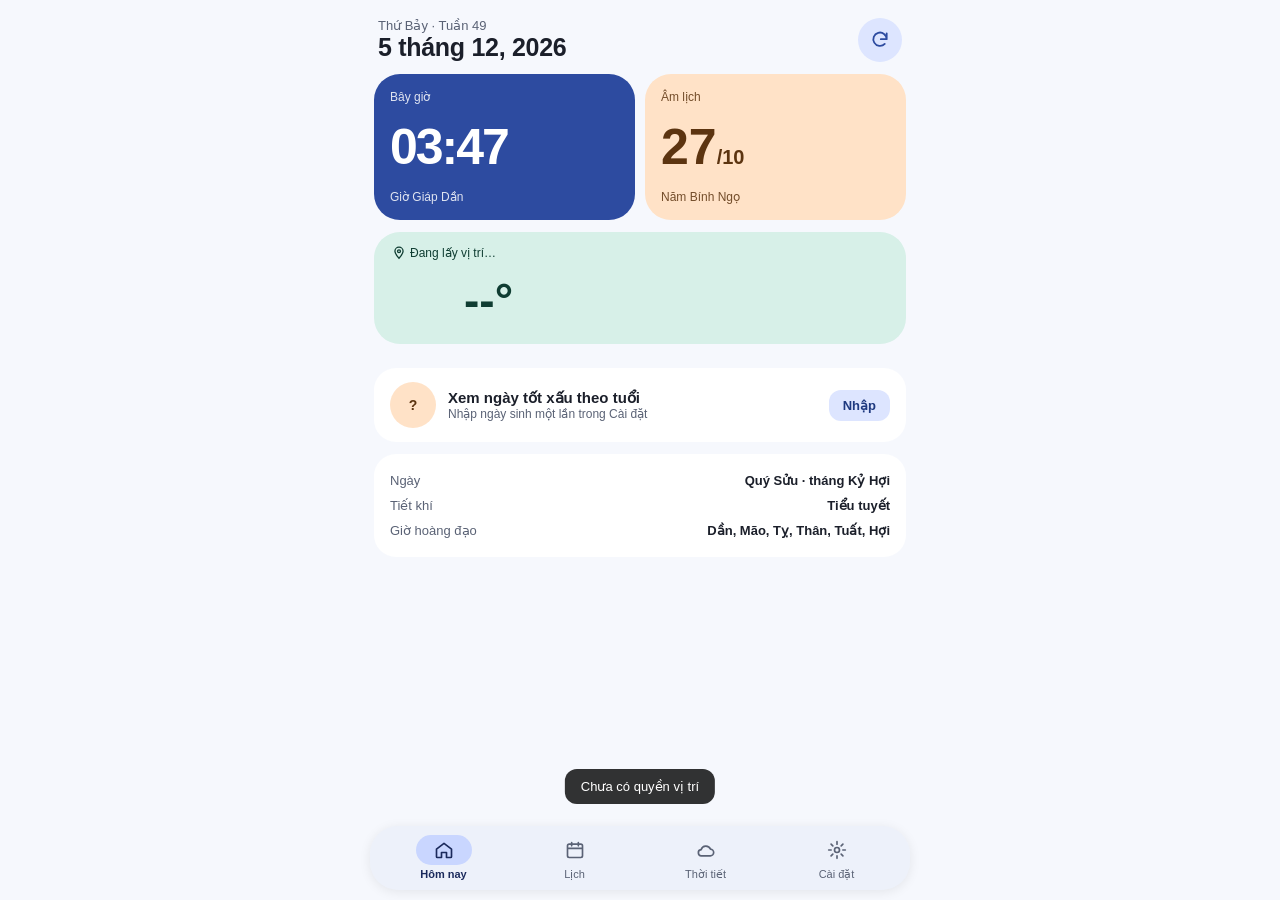
<file: app/src/main/assets/index.html>
<!DOCTYPE html>
<html lang="vi">
<head>
<meta charset="utf-8">
<meta name="viewport" content="width=device-width, initial-scale=1, viewport-fit=cover">
<title>Lịch Việt</title>
<link rel="stylesheet" href="style.css">
<script>
  // Áp sáng/tối ngay khi mở để không bị nháy
  (function () {
    var dark = false;
    try { dark = window.AndroidBridge ? AndroidBridge.isDark() : matchMedia("(prefers-color-scheme: dark)").matches; } catch (e) {}
    document.documentElement.className = dark ? "dark-pre" : "";
    window.__dark = dark;
  })();
</script>
</head>
<body>
<main>
  <!-- HÔM NAY -->
  <section id="tab-today" class="tab active">
    <div class="head">
      <div><div class="s" id="hWeek"></div><div class="b" id="hDate"></div></div>
      <button class="round btnRefresh" aria-label="Cập nhật thời tiết"><svg viewBox="0 0 24 24" fill="none" stroke="currentColor" stroke-width="2.2" stroke-linecap="round" stroke-linejoin="round"><path d="M20 11a8 8 0 1 0-2.3 5.7M20 4v7h-7"/></svg></button>
    </div>
    <div class="tiles">
      <div class="tile t1"><div class="l">Bây giờ</div><div class="big" id="clock">--:--</div><div class="l" id="gioCC"></div></div>
      <div class="tile t2"><div class="l">Âm lịch</div><div class="big" id="lunarBig">--</div><div class="l" id="lunarYear"></div></div>
    </div>
    <div class="wx">
      <div class="top"><span><svg width="14" height="14" viewBox="0 0 24 24" fill="none" stroke="currentColor" stroke-width="2.2"><path d="M12 21s7-7.6 7-12a7 7 0 1 0-14 0c0 4.4 7 12 7 12z"/><circle cx="12" cy="9" r="2.5"/></svg><span id="place">Đang lấy vị trí…</span></span><span id="upd"></span></div>
      <div class="main"><div class="ic" id="wIcon"></div><div><div class="t" id="wTemp">--°</div><div class="d" id="wDesc"></div></div><div class="hl" id="wHL"></div></div>
    </div>
    <div class="hint" id="hint1"></div>
    <div class="hours5" id="hours5"></div>
    <div class="card" id="ageCard"></div>
    <div class="card rows" id="todayInfo"></div>
  </section>

  <!-- LỊCH -->
  <section id="tab-cal" class="tab">
    <div class="calhead">
      <button class="navb" id="prevM" aria-label="Tháng trước">‹</button>
      <div class="ttl"><b id="calTitle"></b><div id="calSub"></div></div>
      <button class="navb" id="nextM" aria-label="Tháng sau">›</button>
    </div>
    <div class="card" style="padding:10px 8px 10px 4px">
      <div class="cg wd"><span>Tuần</span><span>T2</span><span>T3</span><span>T4</span><span>T5</span><span>T6</span><span>T7</span><span style="color:var(--red)">CN</span></div>
      <div class="cg" id="calGrid"></div>
    </div>
    <div class="selday" id="selDay"></div>
    <div class="card" id="selAge"></div>
    <div class="card"><div class="sec">SẮP TỚI</div><div id="events"></div></div>
    <button class="link" id="btnToday" style="text-align:center">Về hôm nay</button>
  </section>

  <!-- THỜI TIẾT -->
  <section id="tab-weather" class="tab">
    <div class="head">
      <div><div class="s" id="place2"></div><div class="b">Thời tiết</div></div>
      <button class="round btnRefresh" aria-label="Cập nhật thời tiết"><svg viewBox="0 0 24 24" fill="none" stroke="currentColor" stroke-width="2.2" stroke-linecap="round" stroke-linejoin="round"><path d="M20 11a8 8 0 1 0-2.3 5.7M20 4v7h-7"/></svg></button>
    </div>
    <div class="hero">
      <div class="main"><div class="ic" id="hIcon"></div><div><div class="t" id="hTemp">--°</div><div class="d" id="hDesc"></div></div></div>
      <div class="met" id="hMet"></div>
    </div>
    <div class="hint" id="hint2"></div>
    <div><div class="sec" style="padding-left:4px">24 GIỜ TỚI</div><div class="h24" id="h24"></div></div>
    <div class="card"><div class="sec">7 NGÀY TỚI</div><div id="d7"></div></div>
    <div class="src" id="src"></div>
  </section>

  <!-- CÀI ĐẶT -->
  <section id="tab-set" class="tab">
    <div class="head"><div><div class="s">Lịch Việt</div><div class="b">Cài đặt</div></div></div>
    <div class="card">
      <div class="sec">NGÀY SINH CỦA BẠN</div>
      <label class="field">Ngày sinh (dương lịch) – dùng để xem ngày tốt xấu theo tuổi
        <input type="date" id="birth" min="1900-01-01" max="2100-12-31"></label>
      <div class="muted" id="birthInfo" style="margin-top:8px"></div>
    </div>
    <div class="card"><div class="sec">VỊ TRÍ CHO WIDGET</div><div id="locPerm"></div></div>
    <div class="card"><div class="sec">LỊCH CỦA MÁY</div><div id="calPerm"></div></div>
    <div class="card"><div class="sec">NGUỒN DỰ BÁO THỜI TIẾT</div><div id="models"></div></div>
    <div class="card">
      <div class="sec">TỰ CẬP NHẬT THỜI TIẾT (APP &amp; WIDGET)</div>
      <div class="chips" id="interval"></div>
    </div>
    <div class="card">
      <div class="sec">THÊM WIDGET RA MÀN HÌNH CHÍNH</div>
      <div class="wgrid" id="addWidgets"></div>
      <div class="muted" style="margin-top:10px">Hoặc giữ lâu màn hình chính → Tiện ích (Widget) → Lịch Việt.</div>
    </div>
    <div class="card"><div class="sec">WIDGET ĐANG DÙNG</div><div id="myWidgets"></div></div>
    <div class="note">Giao diện sáng/tối tự theo cài đặt của máy.<br>Lịch Việt 2.16 · Âm lịch theo thuật toán thiên văn, múi giờ GMT+7</div>
  </section>
</main>

<!-- MÀN XEM NGÀY THEO TUỔI -->
<div class="screen" id="scrAge">
  <main style="display:flex;flex-direction:column;gap:12px">
    <div class="sh"><button id="ageBack" aria-label="Quay lại">‹</button><b>Xem ngày theo tuổi</b></div>
    <div class="card age" id="ageProfile"></div>
    <div class="ehero" id="ageHero"></div>
    <div class="card" id="ageWhy"></div>
    <div class="card"><div class="sec" id="ageUpTitle">14 NGÀY TỚI</div><div id="ageUp"></div></div>
    <div class="note">Theo lịch vạn niên truyền thống: ngày hoàng đạo – hắc đạo, 12 trực, xung – hợp tuổi.<br>Mang tính tham khảo văn hóa dân gian.</div>
  </main>
</div>

<nav class="bottom">
  <button data-tab="tab-today" class="active"><span><svg viewBox="0 0 24 24" fill="none" stroke="currentColor" stroke-width="2" stroke-linecap="round" stroke-linejoin="round"><path d="M3 11l9-7 9 7v9a1 1 0 0 1-1 1h-5v-6h-6v6H4a1 1 0 0 1-1-1z"/></svg></span>Hôm nay</button>
  <button data-tab="tab-cal"><span><svg viewBox="0 0 24 24" fill="none" stroke="currentColor" stroke-width="2" stroke-linecap="round" stroke-linejoin="round"><path d="M5 5h14a2 2 0 0 1 2 2v12a2 2 0 0 1-2 2H5a2 2 0 0 1-2-2V7a2 2 0 0 1 2-2zM3 10h18M8 3v4M16 3v4"/></svg></span>Lịch</button>
  <button data-tab="tab-weather"><span><svg viewBox="0 0 24 24" fill="none" stroke="currentColor" stroke-width="2" stroke-linecap="round" stroke-linejoin="round"><path d="M7 19h10a4 4 0 0 0 .4-8 6 6 0 0 0-11.3.6A3.7 3.7 0 0 0 7 19z"/></svg></span>Thời tiết</button>
  <button data-tab="tab-set"><span><svg viewBox="0 0 24 24" fill="none" stroke="currentColor" stroke-width="2" stroke-linecap="round" stroke-linejoin="round"><circle cx="12" cy="12" r="3"/><path d="M12 2v3M12 19v3M2 12h3M19 12h3M4.9 4.9L7 7M17 17l2.1 2.1M4.9 19.1L7 17M17 7l2.1-2.1"/></svg></span>Cài đặt</button>
</nav>
<div id="toast"></div>
<script src="icons.js"></script>
<script src="wx.js"></script>
<script src="lunar.js"></script>
<script src="app.js"></script>
</body>
</html>
</file>
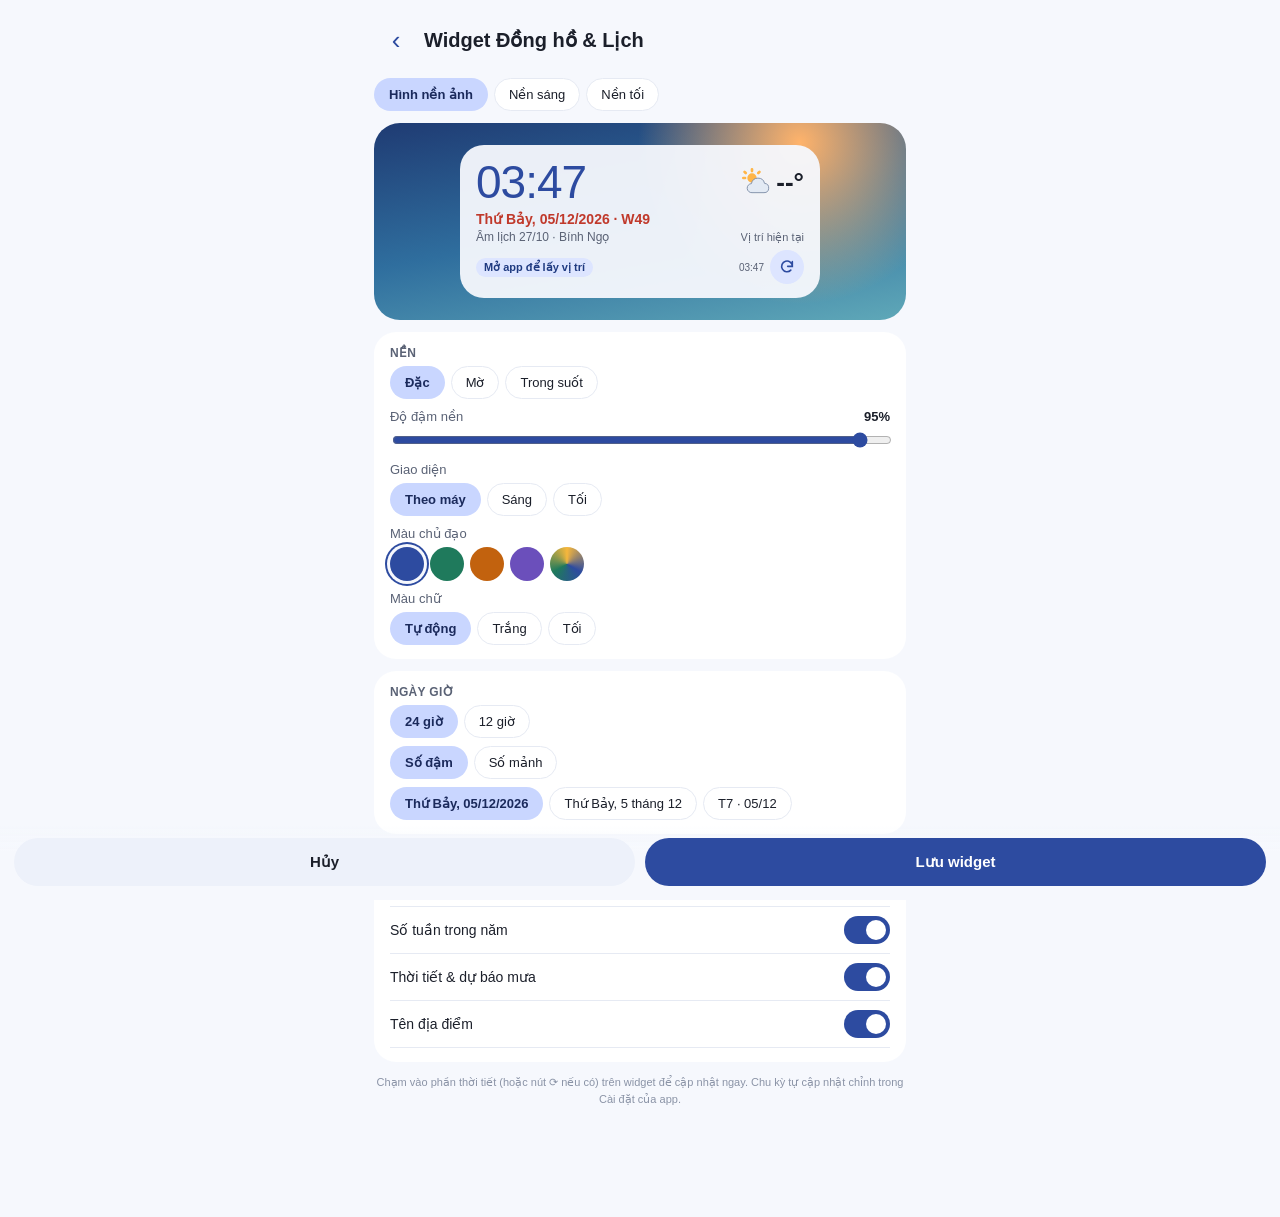
<file: app/src/main/assets/widget-config.html>
<!DOCTYPE html>
<html lang="vi">
<head>
<meta charset="utf-8">
<meta name="viewport" content="width=device-width, initial-scale=1">
<title>Tùy chỉnh widget</title>
<link rel="stylesheet" href="style.css">
<style>
main{padding-bottom:110px}
.stage{border-radius:26px;padding:22px 14px;min-height:170px;display:flex;align-items:center;justify-content:center;transition:background .3s}
.stage.w1{background:linear-gradient(165deg,#C8D3EE,#E9DCEB 55%,#F6E3D3)}
.stage.w2{background:linear-gradient(165deg,#0F1626,#1E2B47 60%,#3B2F4A)}
.stage.w3{background:radial-gradient(circle at 80% 10%,#FFB36B 0,transparent 35%),linear-gradient(170deg,#1F3B73,#2F6E9E 50%,#5FA8B8)}
.wg{position:relative;width:100%;max-width:360px;border-radius:24px;overflow:hidden}
.wg .bgl{position:absolute;inset:0}.wg .c{position:relative;padding:14px 16px}
.wg.wall .c{text-shadow:0 1px 3px rgba(0,0,0,.35)}
.row{display:flex;align-items:center}.f1{flex:1;min-width:0}.ell{white-space:nowrap;overflow:hidden;text-overflow:ellipsis}
.wi{display:inline-block}.wi svg{width:100%;height:100%;display:block}
.ck{line-height:1;letter-spacing:-1px}
.cp{display:inline-block;border-radius:10px;padding:3px 8px;font-size:11px;font-weight:700}
.rf{width:34px;height:34px;border-radius:50%;display:inline-flex;align-items:center;justify-content:center;flex:none;margin-left:6px}
.sw{width:34px;height:34px;border-radius:50%;border:0;flex:none}
.sw.on{box-shadow:0 0 0 3px var(--bg),0 0 0 5px var(--tile)}
input[type=range]{width:100%;accent-color:var(--tile)}
.tg{display:flex;justify-content:space-between;align-items:center;font-size:14px;padding:9px 0;border-bottom:1px solid var(--line)}
.tg:last-child{border-bottom:0}
.tg input{width:46px;height:28px;appearance:none;-webkit-appearance:none;background:var(--line);border-radius:14px;position:relative;transition:.2s;flex:none;margin:0}
.tg input::after{content:"";position:absolute;top:4px;left:4px;width:20px;height:20px;border-radius:50%;background:#fff;transition:.2s}
.tg input:checked{background:var(--tile)}.tg input:checked::after{left:22px}
.lab{display:flex;justify-content:space-between;font-size:13px;color:var(--tx2);margin:10px 0 6px}.lab b{color:var(--tx)}
.bar2{position:fixed;left:0;right:0;bottom:0;display:flex;gap:10px;padding:12px 14px calc(14px + env(safe-area-inset-bottom));background:linear-gradient(transparent,var(--bg) 35%)}
.bar2 button{flex:1;border:0;border-radius:24px;padding:15px;font-size:15px;font-weight:600}
.save{background:var(--tile);color:#fff}.cancel{background:var(--surf2);color:var(--tx)}
.hide{display:none!important}
</style>
</head>
<body>
<main style="display:flex;flex-direction:column;gap:12px">
  <div class="sh"><button id="btnBack" aria-label="Quay lại">‹</button><b id="title">Tùy chỉnh widget</b></div>
  <div class="chips" id="walls"></div>
  <div class="stage w3" id="stage"><div class="wg" id="wg"><div class="bgl" id="bgl"></div><div class="c" id="content"></div></div></div>

  <div class="card" id="secBg">
    <div class="sec">NỀN</div>
    <div class="chips" id="bgmode"></div>
    <div class="lab">Độ đậm nền <b id="opv"></b></div>
    <input type="range" min="0" max="100" step="5" id="opacity" aria-label="Độ đậm nền">
    <div class="lab">Giao diện</div><div class="chips" id="theme"></div>
    <div class="lab">Màu chủ đạo</div><div class="chips" id="accent"></div>
    <div class="lab">Màu chữ</div><div class="chips" id="text"></div>
  </div>
  <div class="card hide" id="secSum">
    <div class="sec">KIỂU WIDGET</div>
    <div class="chips" id="style"></div>
    <div id="solidOp" class="hide"><div class="lab">Độ đậm nền <b id="opv2"></b></div><input type="range" min="10" max="100" step="5" id="opacity2" aria-label="Độ đậm nền"></div>
    <div class="lab">Tông màu / màu chữ</div><div class="chips" id="tone"></div>
    <div class="muted" style="margin-top:8px;font-size:12px">“Tự động” chọn kính tối – chữ trắng hoặc kính sáng – chữ tối theo hình nền của máy.</div>
  </div>
  <div class="card" id="secClock">
    <div class="sec">NGÀY GIỜ</div>
    <div class="chips" id="h24"></div>
    <div class="chips" id="bold" style="margin-top:8px"></div>
    <div class="chips" id="date" style="margin-top:8px"></div>
  </div>
  <div class="card">
    <div class="tg" id="tLunar">Âm lịch <input type="checkbox" id="lunar" aria-label="Âm lịch"></div>
    <div class="tg" id="tWeek">Số tuần trong năm <input type="checkbox" id="week" aria-label="Số tuần"></div>
    <div class="tg" id="tWeather">Thời tiết &amp; dự báo mưa <input type="checkbox" id="weather" aria-label="Thời tiết"></div>
    <div class="tg" id="tPlace">Tên địa điểm <input type="checkbox" id="place" aria-label="Địa điểm"></div>
    <div class="tg" id="tTuoi">Tốt xấu theo tuổi <input type="checkbox" id="tuoi" aria-label="Theo tuổi"></div>
  </div>
  <div class="note">Chạm vào phần thời tiết (hoặc nút ⟳ nếu có) trên widget để cập nhật ngay. Chu kỳ tự cập nhật chỉnh trong Cài đặt của app.</div>
</main>
<div class="bar2"><button class="cancel" id="btnCancel">Hủy</button><button class="save" id="btnSave">Lưu widget</button></div>

<script src="icons.js"></script>
<script src="wx.js"></script>
<script src="lunar.js"></script>
<script src="vnmap.js"></script>
<script src="wxreal.js"></script>
<script>
(function () {
  var $ = function (i) { return document.getElementById(i); };
  var B = window.CfgBridge || { getType: function () { return new URLSearchParams(location.search).get("type") || "clock"; },
    getConfig: function () { return window.__mockCfg || "{}"; }, getWeather: function () { return window.__mockWeather || ""; },
    isDark: function () { return !!window.__mockDark; }, getBirth: function () { return "1985-05-12"; },
    save: function (j) { console.log("save", j); }, cancel: function () {} };
  var DARK = false; try { DARK = B.isDark(); } catch (e) {}
  document.body.classList.toggle("dark", DARK);
  var TYPE = B.getType();
  var NAMES = { summary: "Tổng hợp 5×3", summaryq: "Tổng hợp + Châm ngôn 5×3", clock: "Đồng hồ & Lịch", date: "Ngày · Tuần · Âm lịch", weather: "Thời tiết", weather2: "Thời tiết 2×2", calendar: "Lịch ngày", calendar3: "Lịch ngày 3×2", compact: "Thanh gọn", map: "Bản đồ Việt Nam 5×3", art: "Nghệ thuật 5×3" };
  var THU = ["Chủ nhật", "Thứ Hai", "Thứ Ba", "Thứ Tư", "Thứ Năm", "Thứ Sáu", "Thứ Bảy"], THU_N = ["CN", "T2", "T3", "T4", "T5", "T6", "T7"];
  var THANG = ["", "Giêng", "Hai", "Ba", "Tư", "Năm", "Sáu", "Bảy", "Tám", "Chín", "Mười", "Một", "Chạp"];
  var pad = function (n) { return (n < 10 ? "0" : "") + n; };
  var cfg = { opacity: 95, theme: "auto", accent: "blue", text: "auto", date: "full", h24: true, bold: true, lunar: true, weather: true, week: true, place: true, tuoi: true, style: "glass", tone: "auto" };
  try { var sv = JSON.parse(B.getConfig() || "{}"); for (var k in sv) cfg[k] = sv[k]; } catch (e) {}
  var data = null; try { var r = B.getWeather(); if (r) data = JSON.parse(r); } catch (e) {}
  var birth = ""; try { birth = B.getBirth(); } catch (e) {}

  $("title").textContent = "Widget " + NAMES[TYPE];
  var hide = function (id) { $(id).classList.add("hide"); };
  if (TYPE !== "clock" && TYPE !== "compact" && TYPE !== "map" && TYPE !== "art") hide("secClock");
  if (TYPE === "map" || TYPE === "art") { hide("bold"); hide("date"); }
  if (TYPE === "compact") { hide("date"); }
  if (TYPE === "weather" || TYPE === "weather2") { hide("tLunar"); hide("tWeek"); }
  if (TYPE === "date") { hide("tWeather"); hide("tPlace"); hide("tLunar"); }
  if (TYPE === "calendar" || TYPE === "calendar3" || TYPE === "compact") hide("tPlace");
  if (TYPE === "calendar3") hide("tLunar");
  if (TYPE !== "date" && TYPE !== "calendar3" && TYPE !== "summary" && TYPE !== "summaryq" && TYPE !== "map" && TYPE !== "art") hide("tTuoi");
  var SUM = TYPE === "summary" || TYPE === "summaryq" || TYPE === "map" || TYPE === "art";
  if (SUM) { hide("secBg"); hide("tLunar"); hide("tWeek"); $("secSum").classList.remove("hide"); }

  var ACC = { blue: ["#2D4BA0", "#B9C8FF"], green: ["#1F7A5C", "#7FD8B0"], orange: ["#C2620E", "#F4A65A"], purple: ["#6B4FBB", "#CDBDFF"], system: ["#3E5F90", "#A8C8FF"] };
  function pal() {
    var dark = cfg.theme === "dark" || (cfg.theme === "auto" && DARK);
    var wall = cfg.text === "white" || (cfg.text === "auto" && cfg.opacity < 35);
    var p = { surface: dark ? "#1C212B" : "#F6F8FD", wall: wall };
    if (wall) { p.fg = "#fff"; p.fg2 = "rgba(255,255,255,.9)"; p.acc = "#fff"; p.red = "#FFC2B8"; p.gold = "#FFD98A"; p.rain = "#CFE6FF";
      var tc = cfg.opacity < 35 ? "transparent" : "rgba(255,255,255,.25)"; p.cA = tc; p.oA = "#fff"; p.cB = tc; p.oB = "#fff"; return p; }
    var dt = cfg.text === "dark" || (cfg.text !== "white" && !dark);
    p.fg = dt ? "#1B1F2A" : "#E7EAF2"; p.fg2 = dt ? "#5A6275" : "#A9B1C2"; p.acc = ACC[cfg.accent][dt ? 0 : 1];
    p.red = dt ? "#C0392B" : "#FF8A7A"; p.gold = dt ? "#B8760A" : "#FFC94D"; p.rain = dt ? "#2D6FD8" : "#8DB8FF";
    p.cA = dark ? "#4A3220" : "#FFE2C7"; p.oA = dark ? "#FFDCC0" : "#5C3410"; p.cB = dark ? "#26345F" : "#DDE5FF"; p.oB = dark ? "#D6E0FF" : "#1F3A80";
    return p;
  }

  function chips(id, opts, key, cb) {
    $(id).innerHTML = opts.map(function (o) { return '<button class="chp" data-v=\'' + JSON.stringify(o[0]) + '\'>' + o[1] + "</button>"; }).join("");
    $(id).querySelectorAll(".chp").forEach(function (b) { b.onclick = function () { cfg[key] = JSON.parse(b.getAttribute("data-v")); if (cb) cb(); sync(); }; });
  }
  chips("bgmode", [[95, "Đặc"], [45, "Mờ"], [0, "Trong suốt"]], "opacity");
  chips("theme", [["auto", "Theo máy"], ["light", "Sáng"], ["dark", "Tối"]], "theme");
  chips("text", [["auto", "Tự động"], ["white", "Trắng"], ["dark", "Tối"]], "text");
  chips("style", [["glass", "Gương lỏng"], ["clear", "Trong suốt"], ["solid", "Nền đặc"]], "style", function () { if (cfg.style === "solid" && cfg.opacity < 20) cfg.opacity = 85; });
  chips("tone", [["auto", "Tự động theo hình nền"], ["dark", "Tối · chữ trắng"], ["light", "Sáng · chữ tối"]], "tone");
  $("opacity2").oninput = function () { cfg.opacity = parseInt(this.value, 10); sync(); };
  chips("h24", [[true, "24 giờ"], [false, "12 giờ"]], "h24");
  chips("bold", [[true, "Số đậm"], [false, "Số mảnh"]], "bold");
  var now = new Date(), d = now.getDate(), m = now.getMonth() + 1, y = now.getFullYear(), wd = now.getDay();
  chips("date", [["full", THU[wd] + ", " + pad(d) + "/" + pad(m) + "/" + y], ["long", THU[wd] + ", " + d + " tháng " + m], ["short", THU_N[wd] + " · " + pad(d) + "/" + pad(m)]], "date");
  $("accent").innerHTML = [["blue", "#2D4BA0"], ["green", "#1F7A5C"], ["orange", "#C2620E"], ["purple", "#6B4FBB"], ["system", "conic-gradient(#F6B73C,#2D4BA0,#1F7A5C,#F6B73C)"]].map(function (a) {
    return '<button class="sw" data-v="' + a[0] + '" style="background:' + a[1] + '" aria-label="' + (a[0] === "system" ? "Theo hình nền" : a[0]) + '"></button>';
  }).join("");
  $("accent").querySelectorAll(".sw").forEach(function (b) { b.onclick = function () { cfg.accent = b.getAttribute("data-v"); sync(); }; });
  $("opacity").oninput = function () { cfg.opacity = parseInt(this.value, 10); sync(); };
  ["lunar", "weather", "week", "place", "tuoi"].forEach(function (k) { $(k).onchange = function () { cfg[k] = this.checked; sync(); }; });
  var walls = [["w3", "Hình nền ảnh"], ["w1", "Nền sáng"], ["w2", "Nền tối"]];
  $("walls").innerHTML = walls.map(function (w, i) { return '<button class="chp' + (i ? "" : " on") + '" data-w="' + w[0] + '">' + w[1] + "</button>"; }).join("");
  $("walls").querySelectorAll(".chp").forEach(function (b) {
    b.onclick = function () { $("walls").querySelectorAll(".chp").forEach(function (x) { x.classList.remove("on"); }); b.classList.add("on"); $("stage").className = "stage " + b.getAttribute("data-w"); };
  });

  function mark() {
    ["theme", "text", "h24", "bold", "date", "bgmode", "style", "tone"].forEach(function (id) {
      var key = id === "bgmode" ? "opacity" : id;
      $(id).querySelectorAll(".chp").forEach(function (b) { b.classList.toggle("on", JSON.parse(b.getAttribute("data-v")) === cfg[key]); });
    });
    $("accent").querySelectorAll(".sw").forEach(function (b) { b.classList.toggle("on", b.getAttribute("data-v") === cfg.accent); });
    $("solidOp").classList.toggle("hide", cfg.style !== "solid"); $("opacity2").value = cfg.opacity; $("opv2").textContent = cfg.opacity + "%";
    $("opacity").value = cfg.opacity; $("opv").textContent = cfg.opacity === 0 ? "Trong suốt" : cfg.opacity + "%";
    ["lunar", "weather", "week", "place", "tuoi"].forEach(function (k) { $(k).checked = !!cfg[k]; });
  }

  function shortPlace(pl) {
    var x = pl.split(",")[0].trim(), pre = [["Thành phố ", "TP."], ["TP. ", "TP."], ["Tỉnh ", ""], ["Phường ", "P."], ["Quận ", "Q."], ["Huyện ", "H."], ["Thị xã ", "TX."], ["Thị trấn ", "TT."], ["Xã ", "X."]];
    for (var i = 0; i < pre.length; i++) if (x.indexOf(pre[i][0]) === 0) { var r = x.slice(pre[i][0].length).trim(); return /^\d/.test(r) ? pre[i][1] + r : r; }
    return x;
  }
  function dayKind(dd, mm, wdd, Ld) { if (holi(dd, mm, Ld)) return 1; if (Ld.day === 1 || Ld.day === 15) return 2; return (wdd === 0 || wdd === 6) ? 1 : 0; }
  function provOf(pl) { var a = pl.split(",").map(function (x) { return x.trim(); }), v = a[a.length - 1]; if (v === "Việt Nam" && a.length > 2) v = a[a.length - 2];
    if (a.length < 2) return ""; if (v.indexOf("Hồ Chí Minh") >= 0) return "TP.HCM"; return v.replace(/^Thành phố /, "").replace(/^TP\. /, "").replace(/^Tỉnh /, ""); }
  function placeLbl(pl, prov) { var s = shortPlace(pl); if (!s) return ""; if (prov) { var v = provOf(pl); if (v && v !== s) s += " · " + v; } return '<span style="color:#FF8A00">●</span> ' + s; }
  var QUOTE = "Có công mài sắt, có ngày nên kim."; try { if (B.getQuote) QUOTE = B.getQuote(); } catch (e) {}
  var WALL_LIGHT = false; try { WALL_LIGHT = B.isWallLight ? B.isWallLight() : false; } catch (e) {}
  var EVENTS = null; try { EVENTS = B.getEvents ? JSON.parse(B.getEvents(60)) : null; } catch (e) {}
  function renderSummary() {
    var light = cfg.tone === "light" || (cfg.tone === "auto" && WALL_LIGHT), glass = cfg.style === "glass", solid = cfg.style === "solid";
    var P = light ? { fg: "#16203A", fg2: "rgba(22,32,58,.72)", red: "#E0322A", gold: "#B8760A", orange: "#B8760A", good: "#1F7A5C", mid: "#8A6400", acc: "#2D4BA0", tb: "#3F66F0", tf: "#fff", face: ["#B9D0FF", "#4A78FF"], ex: "#2342A8" }
      : { fg: "#fff", fg2: "rgba(255,255,255,.9)", red: "#FF7A6E", gold: "#FFC94D", orange: "#FFC94D", good: "#A6F2CF", mid: "#FFE29A", acc: "#fff", tb: "#fff", tf: "#1B2A5C", face: ["#FFFFFF", "#FFFFFF"], ex: "#3F6BE8" };
    var wg = $("wg"); wg.style.maxWidth = "400px"; wg.className = "wg" + (light ? "" : " wall"); wg.style.color = P.fg;
    $("bgl").style.opacity = solid ? cfg.opacity / 100 : 1;
    $("bgl").style.background = solid ? (light ? "#F6F8FD" : "#1C212B") : glass ? (light ? "linear-gradient(135deg,rgba(255,255,255,.62),rgba(255,255,255,.40) 45%,rgba(255,255,255,.54))" : "linear-gradient(135deg,rgba(14,20,40,.46),rgba(14,20,40,.30) 50%,rgba(14,20,40,.42))") : "transparent";
    wg.style.boxShadow = glass ? "inset 0 0 0 1px " + (light ? "rgba(255,255,255,.9)" : "rgba(255,255,255,.38)") : "none";
    var L = Lunar.solar2Lunar(d, m, y), le = holi(d, m, L), kd = dayKind(d, m, wd, L), red = kd === 1;
    var w = data && data.w, cur = w && w.current, hr = now.getHours();
    var greet = hr >= 6 && hr < 12 ? "Buổi sáng an lành" : hr >= 12 && hr < 15 ? "Buổi trưa vui vẻ" : hr >= 15 && hr < 18 ? "Buổi chiều bình an" : hr >= 18 && hr < 22 ? "Buổi tối hạnh phúc" : "Chúc ngủ ngon";
    var face = red ? ["#FFE9E5", "#FF4D3D"] : kd === 2 ? ["#FFF6D6", "#FFB020"] : P.face, ex = red ? "#B3261E" : kd === 2 ? "#B36B00" : P.ex;
    var base = "position:absolute;left:0;right:6px;top:0;bottom:6px;text-align:center;font-size:72px;font-weight:900;line-height:76px;letter-spacing:-2px";
    var three = '<div style="position:relative;height:80px;width:108px;margin:0 auto"><div style="' + base + ";color:" + ex + ";text-shadow:1px 1px 0 " + ex + ",2px 2px 0 " + ex + ",3px 3px 0 " + ex + ",4px 4px 0 " + ex + ',6px 8px 10px rgba(0,0,0,.35)">' + d + '</div><div style="' + base +
      ";text-shadow:none;background:linear-gradient(180deg," + face[0] + " 10%," + face[1] + ' 92%);-webkit-background-clip:text;background-clip:text;color:transparent">' + d + "</div></div>";
    // lịch tháng
    var first = new Date(y, m - 1, 1), st = (first.getDay() + 6) % 7, days = new Date(y, m, 0).getDate(), rows = Math.ceil((st + days) / 7);
    var cal = '<div style="display:grid;grid-template-columns:repeat(7,1fr);row-gap:2px;text-align:center">' + ["T2", "T3", "T4", "T5", "T6", "T7", "CN"].map(function (n, i) { return '<span style="font-size:10px;font-weight:700;color:' + (i >= 5 ? P.red : P.fg) + '">' + n + "</span>"; }).join("");
    for (var i = 0; i < rows * 7; i++) {
      var dt = new Date(y, m - 1, 1 - st + i), dd = dt.getDate(), mm = dt.getMonth() + 1, Ld = Lunar.solar2Lunar(dd, mm, dt.getFullYear()), h2 = holi(dd, mm, Ld);
      var kk = h2 ? 1 : (Ld.day === 1 || Ld.day === 15) ? 2 : i % 7 >= 5 ? 1 : 0, isT = mm === m && dd === d, col = kk === 1 ? P.red : kk === 2 ? P.gold : P.fg;
      var stl = "line-height:19px;height:19px;font-size:11px;letter-spacing:-.3px;position:relative;font-weight:" + (mm === m ? 700 : 400) + ";color:" + col + ";";
      if (isT) stl += "border-radius:10px;background:" + (kk === 1 ? "#FF5A4E" : kk === 2 ? "#FFB020" : P.tb) + ";color:" + (kk === 1 ? "#fff" : kk === 2 ? "#3A2500" : P.tf) + ";";
      var dot = false ? '<i style="position:absolute;bottom:-1px;left:50%;margin-left:-2px;width:4px;height:4px;border-radius:2px;background:' + P.orange + '"></i>' : "";
      cal += '<span style="' + stl + '">' + dd + dot + "</span>";
    }
    cal += "</div>";
    // sự kiện
    var evs = (EVENTS || builtinEvents()).filter(function (e) { return e.kind !== 2; });
    var Q = TYPE === "summaryq";
    var ev = evs.slice(0, Q ? 3 : 5).map(function (e) {
      var dt = new Date(e.y, e.m - 1, e.d), td = e.y === y && e.m === m && e.d === d, c2 = e.kind === 1 ? P.red : e.kind === 2 ? P.orange : P.acc;
      return '<div style="display:flex;gap:4px;font-size:10px;line-height:15px;white-space:nowrap"><b style="width:54px;flex:none;color:' + P.fg2 + '"><span style="color:' + c2 + '">●</span> ' + (td ? "Nay" + (e.time ? " " + e.time : "") : pad(e.d) + "/" + pad(e.m)) +
        '</b><span class="ell" style="font-weight:600;color:' + (e.kind === 1 ? P.red : P.fg) + '">' + e.title + "</span></div>";
    }).join("");
    // tuổi
    var t = birth && cfg.tuoi ? Lunar.tuoi.apply(null, birth.split("-").map(Number).reverse()) : null, g = Lunar.danhGia(d, m, y, t ? t.chi : null);
    var mc = g.diem >= 4 ? P.good : g.diem === 3 ? P.mid : P.red, sym = function (ok) { return '<b style="color:' + (ok > 0 ? P.good : ok < 0 ? P.red : P.fg2) + '">' + (ok > 0 ? "✓" : ok < 0 ? "✕" : "–") + "</b> "; };
    var tu = t ? '<div style="display:flex;justify-content:space-between;font-size:9px;font-weight:800;letter-spacing:1px;color:' + P.fg2 + '"><span>TUỔI ' + t.canChi.toUpperCase() + '</span><span style="color:' + mc + '">' + "●●●●●".slice(0, g.diem) + '<span style="opacity:.3">' + "●●●●●".slice(g.diem) + "</span></span></div>" +
      '<div style="font-size:' + (Q ? 13 : 16) + 'px;font-weight:800;color:' + mc + ';margin:3px 0">' + (g.diem === 3 ? "Bình thường" : "Ngày " + g.muc) + '</div><div style="font-size:10px;line-height:1.45">' +
      (Q ? '<div class="ell">' + sym(g.hoangDao ? 1 : -1) + (g.hoangDao ? "Hoàng đạo" : "Hắc đạo") + " · " + sym(g.lyDo[1].ok) + "Trực " + g.truc + (g.xung ? " · " + sym(-1) + "Xung tuổi" : "") + "</div>"
        : g.lyDo.map(function (x) { return "<div class=\"ell\">" + sym(x.ok) + x.t + "</div>"; }).join("")) + "</div>"
      : '<div style="font-size:9px;font-weight:800;color:' + P.fg2 + '">XEM NGÀY ' + Lunar.canChiDay(L.jd).toUpperCase() + '</div><div style="font-size:16px;font-weight:800;color:' + (g.hoangDao ? P.good : P.red) + '">' + (g.hoangDao ? "Hoàng đạo" : "Hắc đạo") + '</div><div style="font-size:10px">Nhập ngày sinh để xem theo tuổi</div>';
    tu += '<div class="ell" style="font-size:10px;color:' + P.fg2 + '">Giờ tốt: <b style="color:' + P.fg + '">' + (t ? g.gioTot : Lunar.gioHoangDao(L.jd)).slice(0, 4).map(function (x) { return x.split(" ")[0]; }).join(", ") + "</b></div>";
    var wx = cfg.weather ? '<div style="flex:0 0 112px;min-width:0;display:flex;flex-direction:column;justify-content:center;gap:4px">' +
      '<div style="display:flex;align-items:center;gap:3px"><span class="wi" style="width:34px;height:34px">' + (cur ? WX.icon(cur.weather_code, cur.is_day) : WX_ICONS.partly_day) + '</span><span style="font-size:30px;font-weight:600">' + (cur ? Math.round(cur.temperature_2m) : "--") + "°</span></div>" +
      '<div class="ell" style="font-size:11px;font-weight:600">' + (cur ? WX.desc(cur.weather_code) : "") + "</div>" +
      '<div class="ell" style="font-size:10px;color:' + P.fg2 + '">' + (cur ? Math.round(w.daily.temperature_2m_max[0]) + "°/" + Math.round(w.daily.temperature_2m_min[0]) + "° · ẩm " + cur.relative_humidity_2m + "%" : "") + "</div>" +
      '<div class="ell" style="font-size:10px;color:' + P.fg2 + '">' + (cfg.place && data && data.place ? placeLbl(data.place, false) : pad(now.getHours()) + ":" + pad(now.getMinutes())) + "</div>" +
      '<div class="ell" style="font-size:10px;font-weight:700">' + (w ? WX.rainHint(w).replace("Có thể mưa trong giờ này", "Mưa giờ này").replace("Có thể mưa khoảng ", "Mưa ~").replace("Có dông khoảng ", "Dông ~").replace("Không mưa trong 12 giờ tới", "Không mưa 12h tới").replace("Đang mưa · tạnh khoảng ", "Đang mưa · tạnh ~").replace(" (", " · ").replace("%)", "%") : "") + "</div></div>" : "";
    $("content").innerHTML = '<div style="display:flex;justify-content:space-between;align-items:center;margin-bottom:4px"><b style="font-size:13px">' + greet + '</b><b style="font-size:11px;letter-spacing:1px">T' + m + "/" + y + "</b></div>" +
      '<div style="display:flex;gap:6px;height:' + (Q ? 120 : 136) + 'px">' + wx + '<div style="flex:1;display:flex;flex-direction:column;align-items:center;justify-content:center">' + three +
      '<div style="font-size:13px;font-weight:800;color:' + (red ? P.red : kd === 2 ? P.gold : P.fg) + '">' + THU[wd] + '</div><div style="font-size:10px;font-weight:700">W' + Lunar.isoWeek(d, m, y) + " · ÂL " + L.day + "/" + L.month + '</div></div><div style="flex:0 0 152px;display:flex;align-items:center">' + cal + "</div></div>" +
      '<div style="height:1px;background:' + P.fg + ';opacity:.25;margin:8px 0 6px"></div><div style="display:flex;gap:12px"><div style="flex:1.15;min-width:0"><div style="font-size:9px;font-weight:800;letter-spacing:1px;color:' + P.fg2 + '">SỰ KIỆN &amp; NGÀY LỄ</div>' + ev +
      '</div><div style="flex:1;min-width:0">' + tu + "</div></div>" +
      (Q ? '<div style="display:flex;gap:8px;align-items:center;margin-top:6px;border-radius:12px;padding:6px 10px;background:' + (cfg.style === "clear" ? "transparent" : light ? "rgba(45,75,160,.09)" : "rgba(255,255,255,.12)") + '"><b style="font-size:20px;line-height:1;color:' + (light ? "#2D4BA0" : "#FFE29A") + '">“</b><div style="font-size:11px;font-weight:700;font-style:italic;line-height:1.35;display:-webkit-box;-webkit-line-clamp:2;-webkit-box-orient:vertical;overflow:hidden">' + QUOTE + "</div></div>" : "");
  }
  var LE = { "1/1": "Tết Dương lịch", "3/2": "Thành lập Đảng", "30/4": "Giải phóng miền Nam", "1/5": "Quốc tế Lao động", "2/9": "Quốc khánh", "20/10": "Phụ nữ VN", "20/11": "Nhà giáo VN", "22/12": "Thành lập QĐND VN", "24/12": "Lễ Giáng sinh", "8/3": "Quốc tế Phụ nữ", "19/5": "Sinh nhật Bác Hồ", "1/6": "Quốc tế Thiếu nhi", "27/7": "Thương binh Liệt sĩ", "19/8": "Cách mạng tháng Tám", "14/2": "Lễ Tình nhân", "9/1": "Ngày HS-SV VN", "27/2": "Thầy thuốc VN", "26/3": "Thành lập Đoàn", "28/6": "Gia đình VN", "13/10": "Doanh nhân VN" };
  var LEA = { "1/1": "Tết Nguyên đán", "2/1": "Tết Nguyên đán", "3/1": "Tết Nguyên đán", "15/1": "Tết Nguyên tiêu", "3/3": "Tết Hàn thực", "10/3": "Giỗ Tổ Hùng Vương", "15/4": "Lễ Phật đản", "5/5": "Tết Đoan ngọ", "7/7": "Thất tịch", "15/7": "Lễ Vu Lan", "15/8": "Tết Trung thu", "9/9": "Tết Trùng cửu", "15/10": "Tết Hạ nguyên", "23/12": "Ông Táo chầu trời" };
  function holi(dd, mm, Ld) { return LE[dd + "/" + mm] || (!Ld.leap && LEA[Ld.day + "/" + Ld.month]) || null; }
  function builtinEvents() {
    var out = [];
    for (var k = 0; k < 120 && out.length < 5; k++) {
      var dt = new Date(y, m - 1, d + k), dd = dt.getDate(), mm = dt.getMonth() + 1, Ld = Lunar.solar2Lunar(dd, mm, dt.getFullYear()), h = holi(dd, mm, Ld);
      if (h) out.push({ y: dt.getFullYear(), m: mm, d: dd, title: h, kind: 1 });

    }
    return out;
  }
  function mapSvg(light, lat, lon) {
    var M = window.VNMAP; if (!M) return "";
    var pp = function (a) { return a.map(function (q) { return q[0].toFixed(1) + "," + q[1].toFixed(1); }).join(" "); };
    var nb = M.nb.map(function (a) { return '<polygon points="' + pp(a) + '" fill="none" stroke="' + (light ? "rgba(22,32,58,.15)" : "rgba(255,255,255,.18)") + '" stroke-width=".8"/>'; }).join("");
    var vn = M.vn.map(function (a) { return '<polygon points="' + pp(a) + '" fill="url(#vg)" stroke="' + (light ? "rgba(45,75,160,.8)" : "rgba(255,255,255,.85)") + '" stroke-width="1.1" stroke-linejoin="round"/>'; }).join("");
    var isl = M.islands.hs.concat(M.islands.ts).map(function (q) { return '<circle cx="' + q[0] + '" cy="' + q[1] + '" r="1.2" fill="' + (light ? "#2D4BA0" : "#fff") + '"/>'; }).join("");
    var loc = "";
    if (lat) { var x = (lon - M.LON0) * M.k * M.sx, yy = (M.LAT1 - lat) * M.sx;
      loc = '<circle cx="' + x + '" cy="' + yy + '" r="30" fill="url(#gl)"/><circle cx="' + x + '" cy="' + yy + '" r="10" fill="none" stroke="#FFD25E" stroke-width="1.6"/><circle cx="' + x + '" cy="' + yy + '" r="4.6" fill="#FF8A00"/><circle cx="' + x + '" cy="' + yy + '" r="2.6" fill="#fff"/>'; }
    return '<svg viewBox="0 0 ' + M.W + " " + M.H + '" style="width:100%;height:100%"><defs><linearGradient id="vg" x1="0" y1="0" x2=".3" y2="1"><stop offset="0" stop-color="' + (light ? "#5BA8D6" : "#7FD3C7") + '" stop-opacity=".6"/><stop offset="1" stop-color="' + (light ? "#3F66F0" : "#5B8CFF") + '" stop-opacity=".6"/></linearGradient>' +
      '<radialGradient id="gl"><stop offset="0" stop-color="#FFE27A" stop-opacity=".95"/><stop offset=".45" stop-color="#FFB23A" stop-opacity=".55"/><stop offset="1" stop-color="#FF8A00" stop-opacity="0"/></radialGradient></defs>' + nb + vn + isl + loc + "</svg>";
  }
  function renderMap() {
    var light = cfg.tone === "light" || (cfg.tone === "auto" && WALL_LIGHT), glass = cfg.style === "glass", solid = cfg.style === "solid";
    var P = light ? { fg: "#16203A", fg2: "rgba(22,32,58,.72)", red: "#E0322A", gold: "#B8760A", good: "#1F7A5C", mid: "#8A6400", acc: "#2D4BA0", face: ["#B9D0FF", "#4A78FF"], ex: "#2342A8" }
      : { fg: "#fff", fg2: "rgba(255,255,255,.9)", red: "#FF7A6E", gold: "#FFC94D", good: "#A6F2CF", mid: "#FFE29A", acc: "#8FC2FF", face: ["#FFFFFF", "#FFFFFF"], ex: "#3F6BE8" };
    var wg = $("wg"); wg.style.maxWidth = "340px"; wg.className = "wg" + (light ? "" : " wall"); wg.style.color = P.fg;
    $("bgl").style.opacity = solid ? cfg.opacity / 100 : 1;
    $("bgl").style.background = solid ? (light ? "#F6F8FD" : "#1C212B") : glass ? (light ? "linear-gradient(135deg,rgba(255,255,255,.62),rgba(255,255,255,.40) 45%,rgba(255,255,255,.54))" : "linear-gradient(135deg,rgba(14,20,40,.46),rgba(14,20,40,.30) 50%,rgba(14,20,40,.42))") : "transparent";
    wg.style.boxShadow = glass ? "inset 0 0 0 1px " + (light ? "rgba(255,255,255,.9)" : "rgba(255,255,255,.38)") : "none";
    var L = Lunar.solar2Lunar(d, m, y), le = holi(d, m, L), mk = L.day === 1 || L.day === 15;
    var kind = dayKind(d, m, wd, L), kc = kind === 1 ? P.red : kind === 2 ? P.gold : P.fg;
    var face = kind === 1 ? ["#FFE9E5", "#FF4D3D"] : kind === 2 ? ["#FFF6D6", "#FFB020"] : P.face, ex = kind === 1 ? "#B3261E" : kind === 2 ? "#B36B00" : P.ex;
    var hr = now.getHours(), greet = hr >= 6 && hr < 12 ? "Buổi sáng an lành" : hr >= 12 && hr < 15 ? "Buổi trưa vui vẻ" : hr >= 15 && hr < 18 ? "Buổi chiều bình an" : hr >= 18 && hr < 22 ? "Buổi tối hạnh phúc" : "Chúc ngủ ngon";
    var base = "position:absolute;left:0;top:0;font-size:56px;font-weight:900;line-height:60px;letter-spacing:-2px";
    var three = '<div style="position:relative;height:62px;width:74px;flex:none"><div style="' + base + ";color:" + ex + ";text-shadow:1px 1px 0 " + ex + ",2px 2px 0 " + ex + ",3px 3px 0 " + ex + ",4px 4px 0 " + ex + ',6px 8px 10px rgba(0,0,0,.35)">' + d + '</div><div style="' + base +
      ";text-shadow:none;background:linear-gradient(180deg," + face[0] + " 10%," + face[1] + ' 92%);-webkit-background-clip:text;background-clip:text;color:transparent">' + d + "</div></div>";
    var rem = [];
    (EVENTS || builtinEvents()).forEach(function (e) { if (e.y === y && e.m === m && e.d === d) { var c = e.kind === 0 ? P.acc : e.kind === 1 ? P.red : P.gold; var it = '<div class="ell" style="font-size:10px;font-weight:700;color:' + (e.kind === 0 ? P.fg : c) + '"><span style="color:' + c + '">●</span> ' + e.title + "</div>"; if (e.kind === 0) rem.unshift(it); else rem.push(it); } });
    if (!EVENTS && mk) rem.push('<div class="ell" style="font-size:10px;font-weight:700;color:' + P.gold + '">● ' + (L.day === 1 ? "Mùng 1" : "Rằm") + " tháng " + THANG[L.month] + "</div>");
    var t = birth && cfg.tuoi ? Lunar.tuoi.apply(null, birth.split("-").map(Number).reverse()) : null, tu = "";
    if (t) { var g = Lunar.danhGia(d, m, y, t.chi), mc = g.diem >= 4 ? P.good : g.diem === 3 ? P.mid : P.red;
      tu = '<div class="ell" style="font-size:10px;font-weight:700"><span style="color:' + mc + '">●</span> <span style="color:' + P.fg2 + ';font-weight:400">Tuổi ' + t.canChi.split(" ")[1] + ' ·</span> <span style="color:' + mc + '">' + (g.diem === 3 ? "Bình thường" : g.muc) + "</span></div>"; }
    var w = data && data.w, cur = w && w.current, fc = "";
    if (w && w.hourly) {
      var BU = ["Sáng", "Trưa", "Chiều", "Tối", "Đêm"], KH = [[6, 11, 9], [11, 14, 12], [14, 18, 16], [18, 22, 20], [22, 30, 24]];
      var bo = hr >= 6 && hr < 11 ? 0 : hr < 14 && hr >= 11 ? 1 : hr < 18 && hr >= 14 ? 2 : hr < 22 && hr >= 18 ? 3 : 4;
      var t0 = w.hourly.time.indexOf(y + "-" + pad(m) + "-" + pad(d) + "T00:00"), bs = t0 + (hr < 6 ? -24 : 0);
      for (var k = 0; k < 3; k++) { bo++; if (bo > 4) { bo = 0; bs += 24; } var kh = KH[bo], mx = 0, rp = bs + kh[2];
        for (var i = bs + kh[0]; i < bs + kh[1]; i++) if (i >= 0 && w.hourly.weather_code[i] != null) mx = Math.max(mx, w.hourly.weather_code[i]);
        fc += '<div style="flex:1;text-align:center;line-height:1.25"><div style="font-size:10px;color:' + P.fg2 + '">' + BU[bo] + '</div><span class="wi" style="width:22px;height:22px">' + WX.icon(mx, w.hourly.is_day ? w.hourly.is_day[rp] : 1) + '</span><div style="font-size:11px;font-weight:700">' + (w.hourly.temperature_2m[rp] != null ? Math.round(w.hourly.temperature_2m[rp]) + "°" : "--") + "</div></div>"; }
    }
    var wx = cfg.weather ? '<div style="width:1px;background:' + P.fg + ';opacity:.25;margin:0 8px"></div><div style="flex:1;min-width:0;display:flex;flex-direction:column;justify-content:center;gap:3px">' +
      '<div style="display:flex;align-items:center;gap:3px"><span class="wi" style="width:38px;height:38px">' + (cur ? WX.icon(cur.weather_code, cur.is_day) : WX_ICONS.partly_day) + '</span><span style="font-size:28px;font-weight:600">' + (cur ? Math.round(cur.temperature_2m) : "--") + "°</span></div>" +
      '<div class="ell" style="font-size:11px;font-weight:700">' + (cur ? WX.desc(cur.weather_code) : "Chưa có dữ liệu") + "</div>" +
      '<div class="ell" style="font-size:10px;color:' + P.fg2 + '">' + (cur ? Math.round(w.daily.temperature_2m_max[0]) + "°/" + Math.round(w.daily.temperature_2m_min[0]) + "° · ẩm " + cur.relative_humidity_2m + "%" : "") + "</div>" +
      '<div style="display:flex;margin-top:3px">' + fc + '</div><div class="ell" style="font-size:10px;font-weight:700">' + (w ? WX.rainHint(w) : "") + " ⟳</div></div>" : "";
    var pl = data && data.place ? data.place : "", prov = pl.split(",").pop().trim().replace(/^Thành phố /, "TP. ").replace(/^Tỉnh /, "");
    var place = cfg.place && pl ? '<div class="ell" style="font-size:12px;font-weight:700;text-align:center"><span style="color:#FF8A00">●</span> ' + shortPlace(pl) + '</div><div class="ell" style="font-size:10px;text-align:center;color:' + P.fg2 + '">' + (provOf(pl) !== shortPlace(pl) ? provOf(pl) : "") + "</div>" : "";
    var hh = cfg.h24 ? pad(hr) : ((hr % 12) || 12);
    var hh = cfg.h24 ? pad(hr) : ((hr % 12) || 12);
    var hint = w ? WX.rainHint(w).replace("Có thể mưa trong giờ này", "Mưa giờ này").replace("Có thể mưa khoảng ", "Mưa ~").replace("Có dông khoảng ", "Dông ~").replace("Không mưa trong 12 giờ tới", "Không mưa 12h").replace(" (", " · ").replace("%)", "%") : "";
    $("content").innerHTML = '<div style="display:flex;flex-direction:column;height:240px;gap:5px">' +
      '<div style="display:flex;align-items:center;gap:10px"><div style="flex:1;min-width:0"><b class="ell" style="display:block;font-size:13px">' + greet + '</b><div style="display:flex;gap:4px;margin-top:2px"><b style="font-size:15px;line-height:1;color:' + (light ? "#2D4BA0" : "#FFE29A") + '">“</b><div style="font-size:10.5px;font-weight:600;font-style:italic;line-height:1.35;color:' + P.fg2 + ';display:-webkit-box;-webkit-line-clamp:2;-webkit-box-orient:vertical;overflow:hidden">' + QUOTE + "</div></div></div>" +
      '<b style="font-size:30px;line-height:1">' + hh + ":" + pad(now.getMinutes()) + "</b>" + (cfg.h24 ? "" : '<b style="font-size:11px;margin-left:-8px">' + (hr < 12 ? "AM" : "PM") + "</b>") + "</div>" +
      '<div style="flex:1;display:flex;gap:8px;min-height:0;margin-bottom:2px"><div style="flex:1;min-width:0;display:flex;flex-direction:column;justify-content:center">' +
      '<div style="display:flex;align-items:center;gap:12px">' + three + '<div style="min-width:0"><div class="ell" style="font-size:17px;font-weight:800;color:' + kc + '">' + THU[wd] + '</div><div class="ell" style="font-size:12px;font-weight:600;margin-top:3px">W' + Lunar.isoWeek(d, m, y) + " · T" + m + "/" + y +
      '</div><div class="ell" style="font-size:11px;color:' + P.fg2 + ';margin-top:3px">ÂL ' + L.day + "/" + L.month + " · " + Lunar.canChiYear(L.year) + "</div></div></div>" +
      '<div style="margin-top:8px;display:flex;flex-direction:column;gap:3px;font-size:11px">' + rem.slice(0, 2).join("") + tu + "</div></div>" +
      '<div style="flex:0 0 94px;display:flex;flex-direction:column;justify-content:center;align-items:center"><div style="height:104px;width:94px">' + mapSvg(light, data && data.lat, data && data.lon) + "</div>" + place + "</div></div>" +
      (cfg.weather ? '<div style="border-radius:16px;background:' + (cfg.style === "clear" ? "transparent" : light ? "rgba(45,75,160,.08)" : "rgba(255,255,255,.10)") + ';padding:6px 8px 6px 10px;display:flex;align-items:center;gap:4px">' +
        '<span class="wi" style="width:32px;height:32px;flex:none">' + (cur ? WX.icon(cur.weather_code, cur.is_day) : WX_ICONS.partly_day) + '</span><span style="font-size:26px;font-weight:600;width:54px;flex:none">' + (cur ? Math.round(cur.temperature_2m) : "--") + "°</span>" +
        '<div style="width:86px;flex:none;min-width:0"><div class="ell" style="font-size:11px;font-weight:700">' + (cur ? WX.desc(cur.weather_code) : "Chưa có dữ liệu") + '</div><div class="ell" style="font-size:10px;color:' + P.fg2 + '">' + (cur ? Math.round(w.daily.temperature_2m_max[0]) + "°/" + Math.round(w.daily.temperature_2m_min[0]) + "° · ẩm " + cur.relative_humidity_2m + "%" : "") +
        '</div><div class="ell" style="font-size:10px;color:' + P.fg2 + '">' + hint + '</div></div><div style="flex:1;display:flex">' + fc + "</div></div>" : "") + "</div>";
  }
  function realIcon(code, day) {
    var R = window.WXREAL || {}, k = code === 0 ? (day ? "sun" : "moon") : (code === 1 || code === 2) ? (day ? "partly" : "partly_night") : code >= 95 ? "thunder" : code >= 51 ? "rain" : "cloud";
    return R[k] || "";
  }
  function renderArt() {
    var light = cfg.tone === "light" || (cfg.tone === "auto" && WALL_LIGHT), glass = cfg.style === "glass", solid = cfg.style === "solid";
    var P = light ? { fg: "#16203A", fg2: "rgba(22,32,58,.68)", red: "#E0322A", gold: "#B8760A", good: "#1F7A5C", mid: "#8A6400", acc: "#2D4BA0" }
      : { fg: "#fff", fg2: "rgba(255,255,255,.86)", red: "#FF7A6E", gold: "#FFC94D", good: "#A6F2CF", mid: "#FFE29A", acc: "#8FC2FF" };
    var wg = $("wg"); wg.style.maxWidth = "340px"; wg.className = "wg" + (light ? "" : " wall"); wg.style.color = P.fg;
    $("bgl").style.opacity = solid ? cfg.opacity / 100 : 1;
    $("bgl").style.background = solid ? (light ? "#F6F8FD" : "#1C212B") : glass ? (light ? "linear-gradient(135deg,rgba(255,255,255,.62),rgba(255,255,255,.40) 45%,rgba(255,255,255,.54))" : "linear-gradient(135deg,rgba(14,20,40,.46),rgba(14,20,40,.30) 50%,rgba(14,20,40,.42))") : "transparent";
    wg.style.boxShadow = glass ? "inset 0 0 0 1px " + (light ? "rgba(255,255,255,.9)" : "rgba(255,255,255,.38)") : "none";
    var L = Lunar.solar2Lunar(d, m, y), kind = dayKind(d, m, wd, L), kc = kind === 1 ? P.red : kind === 2 ? P.gold : P.fg;
    var face = kind === 1 ? ["#FFE9E5", "#FF4D3D"] : kind === 2 ? ["#FFF6D6", "#FFB020"] : light ? ["#3A4566", "#0E1426"] : ["#FFFFFF", "#E4ECFF"];
    var ex = kind === 1 ? "#B3261E" : kind === 2 ? "#B36B00" : light ? "#8C97B8" : "#3F6BE8", num = pad(d), st = [];
    for (var i = 1; i <= 6; i++) st.push((i * .6).toFixed(1) + "px " + (i * .9).toFixed(1) + "px 0 " + ex);
    var base = "position:absolute;right:0;top:-12px;font-size:108px;font-weight:900;line-height:108px;letter-spacing:-2px;transform:scaleX(.62);transform-origin:right top;white-space:nowrap";
    var three = '<div style="position:relative;height:88px;width:100px"><div style="' + base + ";color:" + ex + ";text-shadow:" + st.join(",") + ',4px 10px 14px rgba(0,0,0,.35)">' + num + '</div><div style="' + base + ";text-shadow:none;background:linear-gradient(180deg," + face[0] + " 15%," + face[1] + ' 95%);-webkit-background-clip:text;background-clip:text;color:transparent">' + num + "</div></div>";
    var evs = (EVENTS || builtinEvents()).filter(function (e) { return new Date(e.y, e.m - 1, e.d) >= new Date(y, m - 1, d); }).slice(0, 3).map(function (e) {
      var c = e.kind === 0 ? P.acc : e.kind === 1 ? P.red : P.gold, today = e.y === y && e.m === m && e.d === d;
      return '<div class="ell" style="font-size:10.5px;line-height:17px"><span style="color:' + c + '">●</span> <b>' + (today ? "Hôm nay" : pad(e.d) + "/" + pad(e.m)) + '</b><span style="color:' + P.fg2 + '">  ·  </span><span style="color:' + (e.kind === 0 ? P.fg : c) + ';font-weight:' + (e.kind === 0 ? 400 : 700) + '">' + e.title + "</span></div>"; }).join("");
    var t = birth && cfg.tuoi ? Lunar.tuoi.apply(null, birth.split("-").map(Number).reverse()) : null, tu = "";
    if (t) { var g = Lunar.danhGia(d, m, y, t.chi), mc = g.diem >= 4 ? P.good : g.diem === 3 ? P.mid : P.red;
      tu = '<div style="font-size:10.5px;font-weight:700;white-space:nowrap"><span style="color:' + mc + '">●</span> <span style="color:' + P.fg2 + ';font-weight:400">Tuổi ' + t.canChi.split(" ")[1] + ' ·</span> <span style="color:' + mc + '">' + (g.diem === 3 ? "Bình thường" : g.muc) + "</span></div>"; }
    var w = data && data.w, cur = w && w.current, pl = data && data.place ? data.place : "";
    var hr = now.getHours(), mi = now.getMinutes(), ha = (hr % 12 + mi / 60) * 30 * Math.PI / 180, ma = mi * 6 * Math.PI / 180, hand = function (a, l, sw, col, tail) { return '<line x1="' + (52 - tail * Math.sin(a)) + '" y1="' + (22 + tail * Math.cos(a)) + '" x2="' + (52 + l * Math.sin(a)) + '" y2="' + (22 - l * Math.cos(a)) + '" stroke="' + col + '" stroke-width="' + sw + '" stroke-linecap="round"/>'; };
    var clk = '<svg width="104" height="44" viewBox="0 0 104 44"><text x="52" y="32" font-size="30" font-weight="300" letter-spacing="2" text-anchor="middle" fill="' + P.fg + '" fill-opacity=".55">' + (cfg.h24 ? pad(hr) : ((hr % 12) || 12)) + ":" + pad(mi) + "</text>" +
      hand(ha, 15, 3.4, "#E0A020", 3.5) + hand(ma, 21, 1.6, light ? "#16203A" : "#fff", 6) + '<circle cx="52" cy="22" r="2.6" fill="#E0A020"/>' + (cfg.h24 ? "" : '<text x="103" y="42" font-size="9" font-weight="800" text-anchor="end" fill="' + P.fg2 + '">' + (hr < 12 ? "AM" : "PM") + "</text>") + "</svg>";
    $("content").innerHTML = '<div style="display:flex;flex-direction:column;height:240px;gap:4px">' +
      '<div style="flex:1;display:flex;min-height:0"><div style="flex:1;margin-left:-6px;' + (cfg.weather ? "" : "visibility:hidden") + '">' + (cur ? realIcon(cur.weather_code, cur.is_day) : realIcon(2, 1)) + "</div>" +
      '<div style="flex:1.25;display:flex;flex-direction:column;align-items:flex-end;min-width:0"><div style="font-size:10px;font-weight:600;font-style:italic;line-height:1.3;text-align:right;color:' + P.fg2 + ';height:28px;display:-webkit-box;-webkit-line-clamp:2;-webkit-box-orient:vertical;overflow:hidden">“' + QUOTE + "</div>" + three + "</div></div>" +
      '<div style="display:flex"><div style="flex:1;min-width:0;' + (cfg.weather ? "" : "visibility:hidden") + '"><div style="display:flex;align-items:baseline;gap:6px"><span style="font-size:28px;font-weight:600;line-height:1">' + (cur ? Math.round(cur.temperature_2m) : "--") + '°</span><b class="ell" style="font-size:11.5px">' + (cur ? WX.desc(cur.weather_code) : "Chưa có dữ liệu") + "</b></div>" +
      '<div class="ell" style="font-size:10px;color:' + P.fg2 + '">' + (cur ? Math.round(w.daily.temperature_2m_max[0]) + "°/" + Math.round(w.daily.temperature_2m_min[0]) + "° · ẩm " + cur.relative_humidity_2m + "%" : "") + "</div>" +
      (cfg.place && pl ? '<div class="ell" style="font-size:11px;font-weight:700"><span style="color:#FF8A00">●</span> ' + shortPlace(pl) + '<span style="font-weight:400;color:' + P.fg2 + '">' + (provOf(pl) && provOf(pl) !== shortPlace(pl) ? " · " + provOf(pl) : "") + "</span></div>" : "") + "</div>" +
      '<div style="flex:1;text-align:right;min-width:0"><div style="font-size:15px;font-weight:900;letter-spacing:.6px;color:' + kc + '">' + THU[wd].toUpperCase() + '</div><div style="font-size:12px"><b>Tháng ' + m + "</b> " + y + '</div><div style="font-size:10.5px;color:' + P.fg2 + '">ÂL ' + L.day + "/" + L.month + " · " + Lunar.canChiYear(L.year) + "</div></div></div>" +
      '<div style="display:flex;align-items:flex-end"><div style="flex:1;min-width:0">' + evs + '</div><div style="display:flex;flex-direction:column;align-items:flex-end;margin-left:8px">' + tu + clk + "</div></div></div>";
  }
  function render() {
    if (TYPE === "map") { renderMap(); return; }
    if (TYPE === "art") { renderArt(); return; }
    if (TYPE === "summary" || TYPE === "summaryq") { renderSummary(); return; }
    $("wg").style.boxShadow = "none";
    var p = pal(), L = Lunar.solar2Lunar(d, m, y), wk = Lunar.isoWeek(d, m, y), w = data && data.w, cur = w && w.current;
    $("bgl").style.background = p.surface; $("bgl").style.opacity = cfg.opacity / 100;
    $("wg").className = "wg" + (p.wall ? " wall" : ""); $("wg").style.color = p.fg;
    $("wg").style.maxWidth = TYPE === "calendar" || TYPE === "weather2" ? "170px" : TYPE === "calendar3" ? "260px" : "360px";
    var hh = cfg.h24 ? pad(now.getHours()) : ((now.getHours() % 12) || 12);
    var ck = function (size) { return '<div class="ck" style="font-size:' + size + "px;font-weight:" + (cfg.bold ? 500 : 300) + ";color:" + p.acc + '">' + hh + ":" + pad(now.getMinutes()) + "</div>"; };
    var cp = function (txt, kind) { return '<span class="cp" style="background:' + (kind ? p.cB : p.cA) + ";color:" + (kind ? p.oB : p.oA) + '">' + txt + "</span>"; };
    var dm = L.day + "/" + L.month + (L.leap ? "N" : "");
    var wIc = function (s, code, day) { return '<span class="wi" style="width:' + s + "px;height:" + s + 'px">' + (cur ? WX.icon(code == null ? cur.weather_code : code, day == null ? cur.is_day : day) : WX_ICONS.partly_day) + "</span>"; };
    var temp = cur ? Math.round(cur.temperature_2m) + "°" : "--°";
    var place = data && data.place ? placeLbl(data.place, TYPE === "weather") : "Vị trí hiện tại";
    var kd = dayKind(d, m, wd, L), dcol = kd === 1 ? p.red : kd === 2 ? p.gold : p.fg, ncol = kd === 1 ? p.red : kd === 2 ? p.gold : p.acc;
    var upd = pad(now.getHours()) + ":" + pad(now.getMinutes());
    var rf = '<span class="rf" style="background:' + p.cB + ';color:' + p.acc + '"><svg width="16" height="16" viewBox="0 0 24 24" fill="none" stroke="currentColor" stroke-width="2.4" stroke-linecap="round"><path d="M20 11a8 8 0 1 0-2.3 5.7M20 4v7h-7"/></svg></span>';
    var hint = w ? WX.rainHint(w) : "Mở app để lấy vị trí";
    var dateT = cfg.date === "long" ? THU[wd] + ", " + d + " tháng " + m : cfg.date === "short" ? THU_N[wd] + " · " + pad(d) + "/" + pad(m) : THU[wd] + ", " + pad(d) + "/" + pad(m) + "/" + y;
    var h = "";
    if (TYPE === "clock") {
      h = '<div class="row"><div class="f1">' + ck(46) + "</div>" +
        (cfg.weather ? '<div style="text-align:right"><div class="row" style="justify-content:flex-end">' + wIc(32) + '<span style="font-size:26px;font-weight:600;margin-left:4px">' + temp + "</span></div>" +
          '<div style="font-size:11px;color:' + p.fg2 + '">' + (cur ? WX.desc(cur.weather_code) + " · " + Math.round(w.daily.temperature_2m_max[0]) + "°/" + Math.round(w.daily.temperature_2m_min[0]) + "°" : "") + "</div></div>" : "") + "</div>" +
        '<div class="ell" style="font-size:14px;font-weight:600;margin-top:6px;color:' + dcol + '">' + dateT + (cfg.week ? " · W" + wk : "") + "</div>" +
        '<div class="row" style="margin-top:3px;font-size:12px;color:' + p.fg2 + '"><div class="f1 ell">' + (cfg.lunar ? "Âm lịch " + dm + " · " + Lunar.canChiYear(L.year) : "") + "</div>" +
        (cfg.weather && cfg.place ? '<span class="ell" style="font-size:11px;max-width:140px;margin-left:8px">' + place + "</span>" : "") + "</div>" +
        (cfg.weather ? '<div class="row" style="margin-top:6px"><div class="f1">' + cp(hint, 1) + '</div><span style="font-size:10px;color:' + p.fg2 + '">' + upd + "</span>" + rf + "</div>" : "");
    } else if (TYPE === "date") {
      var t = birth ? Lunar.tuoi.apply(null, birth.split("-").map(Number).reverse()) : null, g = Lunar.danhGia(d, m, y, t && cfg.tuoi ? t.chi : null);
      var l3 = t && cfg.tuoi ? "Tuổi " + t.chiName + ": " + g.muc : "Ngày " + (g.hoangDao ? "Hoàng đạo" : "Hắc đạo") + " · " + g.than;
      var l4 = "Giờ tốt: " + (t && cfg.tuoi ? g.gioTot : Lunar.gioHoangDao(L.jd)).slice(0, 4).map(function (x) { return x.split(" ")[0]; }).join(", ");
      h = '<div class="row"><div style="width:84px;text-align:center;flex:none"><div style="font-size:13px;font-weight:600;color:' + dcol + '">' + THU[wd] + '</div><div style="font-size:50px;font-weight:600;line-height:1.05;color:' + ncol + '">' + d +
        '</div><div style="font-size:11px;color:' + p.fg2 + '">T' + m + "/" + y + '</div></div><div class="f1" style="margin-left:12px">' + (cfg.week ? cp("W" + wk, 1) + " " : "") + cp("ÂL " + dm, 0) +
        '<div class="ell" style="font-size:12px;margin-top:8px">Ngày ' + Lunar.canChiDay(L.jd) + " · tháng " + Lunar.canChiMonth(L.month, L.year) + '</div><div class="ell" style="font-size:11px;color:' + p.fg2 + ';margin-top:5px">Năm ' + Lunar.canChiYear(L.year) +
        " · tháng " + THANG[L.month] + '</div><div class="ell" style="font-size:11px;font-weight:600;margin-top:4px">' + l3 + '</div><div class="ell" style="font-size:11px;color:' + p.fg2 + ';margin-top:4px">' + l4 + "</div></div></div>";
    } else if (TYPE === "weather") {
      var hrs = "";
      if (w) { var i0 = WX.hourIndex(w); for (var k = 0; k < 5; k++) { var i = i0 + 1 + k * 2; if (i >= w.hourly.time.length) break;
        hrs += '<div style="flex:1;text-align:center"><div style="font-size:11px;color:' + p.fg2 + '">' + WX.hourOf(w.hourly.time[i]) + "h</div>" + wIc(26, w.hourly.weather_code[i], w.hourly.is_day[i]) +
          '<div style="font-size:13px;font-weight:600">' + Math.round(w.hourly.temperature_2m[i]) + '°</div><div style="font-size:10px;color:' + p.rain + '">' + WX.popText(w.hourly, i) + "</div></div>"; } }
      h = '<div class="row"><div class="f1 ell" style="font-size:12px;font-weight:600">' + (cfg.place ? place : "") + '</div><span style="font-size:10px;color:' + p.fg2 + '">' + upd + "</span>" + rf + "</div>" +
        '<div class="row" style="margin-top:4px">' + wIc(46) + '<span style="font-size:36px;font-weight:600;margin-left:6px">' + temp + '</span><div class="f1" style="margin-left:12px"><div class="ell" style="font-size:13px;font-weight:600">' +
        (cur ? WX.desc(cur.weather_code) + " · ẩm " + cur.relative_humidity_2m + "%" : "Chưa có dữ liệu") + '</div><div class="ell" style="font-size:11px;color:' + p.fg2 + ';margin-top:4px">' +
        (w ? "Cảm giác " + Math.round(cur.apparent_temperature) + "° · " + Math.round(w.daily.temperature_2m_max[0]) + "°/" + Math.round(w.daily.temperature_2m_min[0]) + "°" : "") + "</div></div></div>" +
        '<div class="row" style="margin:10px 0 8px">' + hrs + "</div>" + (cfg.weather ? cp(hint, 1) : "");
    } else if (TYPE === "weather2") {
      var hs = w ? WX.rainHint(w).replace("Có thể mưa trong giờ này", "Mưa giờ này").replace("Có thể mưa khoảng ", "Mưa ~").replace("Có dông khoảng ", "Dông ~").replace("Không mưa trong 12 giờ tới", "Không mưa 12h tới").replace(" (", " · ").replace("%)", "%") : "";
      h = '<div class="row"><div class="f1"><div class="ell" style="font-size:11px;font-weight:600">' + (cfg.place ? place : "Thời tiết") + '</div><div style="font-size:9px;color:' + p.fg2 + ';margin-top:2px">Cập nhật ' + upd + "</div></div>" + rf.replace("width:34px;height:34px", "width:28px;height:28px") + "</div>" +
        '<div class="row" style="margin-top:6px">' + wIc(40) + '<span style="font-size:32px;font-weight:600;margin-left:6px">' + temp + "</span></div>" +
        '<div class="ell" style="font-size:12px;font-weight:600;margin-top:6px">' + (cur ? WX.desc(cur.weather_code) + " · CG " + Math.round(cur.apparent_temperature) + "°" : "Chưa có dữ liệu") + "</div>" +
        '<div class="ell" style="font-size:11px;color:' + p.fg2 + ';margin-top:3px">' + (w ? Math.round(w.daily.temperature_2m_max[0]) + "°/" + Math.round(w.daily.temperature_2m_min[0]) + "° · ẩm " + cur.relative_humidity_2m + "%" : "Mở app để lấy vị trí") + "</div>" +
        (cfg.weather && hs ? '<div style="margin-top:6px">' + cp(hs, 1) + "</div>" : "");
    } else if (TYPE === "calendar3") {
      var t3 = birth ? Lunar.tuoi.apply(null, birth.split("-").map(Number).reverse()) : null, g3 = Lunar.danhGia(d, m, y, t3 && cfg.tuoi ? t3.chi : null);
      var LD = { "20/11": "Nhà giáo VN", "22/12": "Thành lập QĐND", "1/1": "Tết Dương lịch" }, ev = LD[d + "/" + m] || (L.day === 1 ? "Mùng 1 tháng " + THANG[L.month] : L.day === 15 ? "Rằm tháng " + THANG[L.month] : null);
      var col4 = t3 && cfg.tuoi ? (g3.diem >= 4 ? p.acc : g3.diem <= 2 ? p.red : p.fg) : p.fg;
      h = '<div class="row" style="align-items:center"><div style="width:68px;text-align:center;flex:none"><div style="font-size:12px;font-weight:600;color:' + dcol + '">' + THU[wd] +
        '</div><div style="font-size:46px;font-weight:600;line-height:1.05;color:' + ncol + '">' + d + '</div><div style="font-size:10px;color:' + p.fg2 + '">T' + m + "/" + y + "</div>" +
        (cfg.weather ? '<div style="margin-top:6px">' + wIc(18) + '<span style="font-size:12px;margin-left:3px">' + temp + "</span></div>" : "") +
        '</div><div class="f1" style="margin-left:10px">' + (cfg.week ? cp("W" + wk, 1) + " " : "") + cp("ÂL " + dm, 0) +
        '<div class="ell" style="font-size:12px;font-weight:600;margin-top:7px">Ngày ' + Lunar.canChiDay(L.jd) + '</div><div class="ell" style="font-size:11px;color:' + p.fg2 + ';margin-top:3px">Tháng ' + Lunar.canChiMonth(L.month, L.year) +
        '</div><div class="ell" style="font-size:11px;color:' + p.fg2 + ';margin-top:3px">Năm ' + Lunar.canChiYear(L.year) +
        '</div><div class="ell" style="font-size:11px;color:' + (ev ? (holi(d, m, L) ? p.red : p.gold) : p.fg2) + ';margin-top:4px">' + (ev || "Tiết " + Lunar.tietKhi(L.jd)) +
        '</div><div class="ell" style="font-size:11px;font-weight:600;color:' + col4 + ';margin-top:4px">' + (t3 && cfg.tuoi ? "Tuổi " + t3.chiName + ": " + g3.muc : (g3.hoangDao ? "Hoàng đạo" : "Hắc đạo") + " · " + g3.than) +
        '</div><div class="ell" style="font-size:10px;color:' + p.fg2 + ';margin-top:4px">Giờ tốt: ' + (t3 && cfg.tuoi ? g3.gioTot : Lunar.gioHoangDao(L.jd)).slice(0, 3).map(function (x) { return x.split(" ")[0]; }).join(", ") + "</div></div></div>";
    } else if (TYPE === "calendar") {
      h = '<div class="row"><div class="f1" style="font-size:12px;font-weight:600;color:' + dcol + '">' + THU[wd] + "</div>" + (cfg.week ? cp("W" + wk, 1) : "") + "</div>" +
        '<div style="font-size:50px;font-weight:600;line-height:1.1;color:' + ncol + ';margin-top:4px">' + d + '</div><div style="font-size:11px;color:' + p.fg2 + '">T' + m + "/" + y + "</div>" +
        '<div class="row" style="margin-top:8px">' + (cfg.lunar ? cp("ÂL " + dm, 0) : "") + '<span class="f1"></span>' + (cfg.weather ? wIc(18) + '<span style="font-size:12px;margin-left:3px">' + temp + "</span>" : "") + "</div>";
    } else {
      h = '<div class="row">' + ck(32) + '<span style="width:1px;height:30px;background:' + p.fg2 + ';opacity:.5;margin:0 12px"></span><div class="f1"><div class="ell" style="font-size:13px;font-weight:600">' + THU_N[wd] + ", " + pad(d) + "/" + pad(m) +
        (cfg.week ? " · W" + wk : "") + "</div>" + (cfg.lunar ? '<div class="ell" style="font-size:11px;color:' + p.fg2 + ';margin-top:3px">ÂL ' + dm + " · " + Lunar.canChiYear(L.year) + "</div>" : "") + "</div>" +
        (cfg.weather ? wIc(28) + '<span style="font-size:20px;font-weight:600;margin-left:4px">' + temp + "</span>" : "") + "</div>";
    }
    $("content").innerHTML = h;
  }
  function sync() { mark(); render(); }
  $("btnSave").onclick = function () { B.save(JSON.stringify(cfg)); };
  $("btnCancel").onclick = $("btnBack").onclick = function () { B.cancel(); };
  sync();
})();
</script>
</body>
</html>
</file>
<file: app/src/main/assets/style.css>
:root{
  --bg:#F6F8FD;--surf:#FFFFFF;--surf2:#EDF1FA;--line:#E6EAF3;--tx:#1B1F2A;--tx2:#5A6275;--tx3:#8A93A6;
  --tile:#2D4BA0;--acc:#2D4BA0;--priC:#DDE5FF;--onPriC:#1F3A80;--peach:#FFE2C7;--onPeach:#5C3410;
  --mint:#D7F0E8;--onMint:#0F3D32;--navsel:#C9D6FF;--onNavsel:#1B2A5C;--red:#C0392B;--rain:#2D6FD8;--orange:#C2620E;
  --good:#1F7A5C;--goodC:#D7F0E8;--warn:#7A5A10;--warnC:#FFF0C7;--bad:#C0392B;--badC:#FFE1DC;
}
html.dark-pre,body.dark{
  --bg:#11141B;--surf:#1C212B;--surf2:#1A1F29;--line:#2A303C;--tx:#E7EAF2;--tx2:#9AA3B5;--tx3:#78819A;
  --tile:#34478A;--acc:#B9C8FF;--priC:#26345F;--onPriC:#D6E0FF;--peach:#4A3220;--onPeach:#FFDCC0;
  --mint:#1C4237;--onMint:#BFEEDD;--navsel:#34478A;--onNavsel:#E7EAF2;--red:#FF8A7A;--rain:#8DB8FF;--orange:#F4A65A;
  --good:#7FD8B0;--goodC:#1C4237;--warn:#F5D58A;--warnC:#4A3D1A;--bad:#FF9A8A;--badC:#4A2422;
}
*{box-sizing:border-box;-webkit-tap-highlight-color:transparent}
html,body{margin:0;background:var(--bg);color:var(--tx);font-family:sans-serif}
body{transition:background .2s;min-height:100vh}
main{padding:14px 14px 96px;max-width:560px;margin:0 auto}
.tab{display:none}.tab.active{display:flex;flex-direction:column;gap:12px}
button{font-family:inherit;color:inherit}
.card{background:var(--surf);border-radius:22px;padding:14px 16px}
.sec{font-size:12px;color:var(--tx2);font-weight:600;letter-spacing:.3px;margin-bottom:6px}
.head{display:flex;justify-content:space-between;align-items:center;padding:4px 4px 0}
.head .s{font-size:13px;color:var(--tx2)}.head .b{font-size:25px;font-weight:700;letter-spacing:-.3px}
.round{width:44px;height:44px;border:0;border-radius:50%;background:var(--priC);color:var(--acc);display:inline-flex;align-items:center;justify-content:center;flex:none}
.round svg{width:20px;height:20px}.round.spin svg{animation:sp 1s linear infinite}@keyframes sp{to{transform:rotate(360deg)}}
.tiles{display:grid;grid-template-columns:1fr 1fr;gap:10px}
.tile{border-radius:26px;padding:16px;height:146px;display:flex;flex-direction:column;justify-content:space-between}
.tile.t1{background:var(--tile);color:#fff}.tile.t2{background:var(--peach);color:var(--onPeach)}
.tile .l{font-size:12px;opacity:.85}.tile .big{font-size:50px;font-weight:600;line-height:1;letter-spacing:-2px}
.tile.t2 .big{font-weight:800;letter-spacing:0}.tile .big small{font-size:20px;font-weight:600}
.wx{background:var(--mint);color:var(--onMint);border-radius:26px;padding:14px 18px;display:flex;flex-direction:column;gap:10px}
.wx .top{display:flex;justify-content:space-between;font-size:12px;gap:8px}.wx .top span:first-child{display:flex;align-items:center;gap:4px;min-width:0;overflow:hidden;text-overflow:ellipsis;white-space:nowrap}
.wx .main{display:flex;align-items:center;gap:12px}.wx .main .ic{width:60px;height:60px;flex:none}
.wx .t{font-size:46px;font-weight:700;line-height:1}.wx .d{font-size:13px}.wx .hl{font-size:12px;line-height:1.75;text-align:right;margin-left:auto}
.ic svg{width:100%;height:100%;display:block}
.hint{background:var(--priC);color:var(--onPriC);border-radius:18px;padding:11px 14px;font-size:13px;display:flex;gap:10px;align-items:center}
.hint .ic{width:16px;height:16px;flex:none}.hint:empty{display:none}
.hours5{display:grid;grid-template-columns:repeat(5,minmax(0,1fr));gap:6px;text-align:center;font-size:11px;color:var(--tx2)}
.hours5>div{background:var(--surf);border-radius:18px;padding:8px 0}
.hours5>div.on{background:var(--tile);color:#fff}.hours5 .ic{width:24px;height:24px;margin:4px auto}
.hours5 b{font-size:14px;color:var(--tx)}.hours5 .on b{color:#fff}.hours5 .p{font-size:10px;color:var(--rain);min-height:12px}.hours5 .on .p{color:#fff}
.rows .r{display:flex;justify-content:space-between;gap:12px;font-size:13px;padding:5px 0}
.rows .r span:first-child{color:var(--tx2);flex:none}.rows .r b{font-weight:600;text-align:right}
.hol{color:var(--orange)!important}
.age{display:flex;align-items:center;gap:12px;cursor:pointer}
.age .av{width:46px;height:46px;border-radius:50%;background:var(--peach);color:var(--onPeach);display:flex;align-items:center;justify-content:center;font-weight:800;font-size:14px;flex:none}
.age .m{flex:1;font-size:13px}.age .m b{font-size:15px}.age .m .s{font-size:12px;color:var(--tx2)}
.chip{border-radius:10px;padding:3px 10px;font-size:12px;font-weight:700;white-space:nowrap}
.c5,.c4{background:var(--goodC);color:var(--good)}.c3{background:var(--priC);color:var(--onPriC)}.c2{background:var(--warnC);color:var(--warn)}.c1{background:var(--badC);color:var(--bad)}
.dots{display:inline-flex;gap:4px}.dots i{width:9px;height:9px;border-radius:50%;background:currentColor;opacity:.3}.dots i.f{opacity:1}
/* calendar */
.calhead{display:flex;justify-content:space-between;align-items:center;padding:4px}
.calhead .ttl{text-align:center}.calhead .ttl b{font-size:21px}.calhead .ttl div{font-size:12px;color:var(--tx2)}
.navb{width:44px;height:44px;border:0;border-radius:50%;background:var(--surf2);color:var(--acc);font-size:22px}
.cg{display:grid;grid-template-columns:26px repeat(7,minmax(0,1fr));gap:2px}
.cg.wd{text-align:center;font-size:11px;color:var(--tx2);padding:4px 0 6px}.cg.wd span:first-child{font-size:9px;color:var(--tx3)}
.wk{height:50px;display:flex;align-items:center;justify-content:center;font-size:10px;font-weight:700;color:var(--tx3)}
.wk.cur{color:var(--acc);background:var(--priC);border-radius:12px}
.cell{position:relative;height:50px;border-radius:14px;display:flex;flex-direction:column;align-items:center;justify-content:center;cursor:pointer}
.cell .s{font-size:15px;font-weight:600}.cell .l{font-size:10px;color:var(--tx3)}.cell .l.m{color:var(--orange);font-weight:700}
.cell.sun .s{color:var(--red)}.cell.other{opacity:.35}.cell.sel{background:var(--surf2)}
.cell.today{background:var(--tile)}.cell.today .s,.cell.today .l{color:#fff}
.cell.dot::after{content:"";position:absolute;top:6px;right:7px;width:5px;height:5px;border-radius:50%;background:#E5533D}
.selday{background:var(--peach);color:var(--onPeach);border-radius:24px;padding:14px 16px;display:flex;gap:14px;align-items:center}
.selday .bx{width:64px;height:64px;border-radius:20px;background:var(--surf);color:var(--tx);display:flex;flex-direction:column;align-items:center;justify-content:center;flex:none}
.selday .bx b{font-size:26px;line-height:1}.selday .bx span{font-size:10px}.selday .tx{font-size:13px;line-height:1.6;min-width:0}
.ev{display:flex;justify-content:space-between;gap:10px;font-size:13px;padding:5px 0}.ev b{font-weight:600;white-space:nowrap}
.link{background:none;border:0;color:var(--acc);font-size:14px;font-weight:600;padding:8px 0;text-align:left}
/* weather */
.hero{background:var(--tile);color:#fff;border-radius:26px;padding:18px;display:flex;flex-direction:column;gap:12px}
.hero .main{display:flex;align-items:center;gap:12px}.hero .ic{width:64px;height:64px;flex:none}
.hero .t{font-size:52px;font-weight:600;line-height:1}.hero .d{font-size:13px;opacity:.9}
.met{display:grid;grid-template-columns:repeat(4,minmax(0,1fr));gap:6px;font-size:11px;text-align:center}
.met div{background:rgba(255,255,255,.14);border-radius:14px;padding:8px 0}.met b{font-size:14px;display:block}
.h24{display:flex;overflow-x:auto;gap:6px;padding-bottom:2px;scrollbar-width:none}.h24::-webkit-scrollbar{display:none}
.h24>div{min-width:58px;background:var(--surf);border-radius:18px;padding:8px 0;text-align:center;font-size:11px;color:var(--tx2)}
.h24 .ic{width:26px;height:26px;margin:4px auto}.h24 b{font-size:14px;color:var(--tx)}.h24 .p{font-size:10px;color:var(--rain);min-height:12px}
.d7{display:grid;grid-template-columns:84px 28px 40px 1fr;align-items:center;gap:8px;padding:6px 0;font-size:13px}
.d7 .n b{font-weight:600}.d7 .n div{font-size:10px;color:var(--tx2)}.d7 .ic{width:26px;height:26px}.d7 .pp{font-size:11px;color:var(--rain);font-weight:600}
.bar{display:flex;align-items:center;gap:6px}.bar .lo{color:var(--tx2);width:24px;text-align:right}.bar b{width:26px}
.bar .tr{flex:1;height:6px;border-radius:3px;background:var(--line);position:relative}.bar .tr i{position:absolute;top:0;bottom:0;border-radius:3px;background:linear-gradient(90deg,#7FB2FF,#F6B73C)}
.src{text-align:center;font-size:11px;color:var(--tx3)}
/* settings */
.opt{display:flex;gap:10px;align-items:flex-start;padding:9px 0;border-bottom:1px solid var(--line)}.opt:last-child{border-bottom:0}
.opt input{margin-top:3px;accent-color:var(--tile);width:18px;height:18px;flex:none}.opt small{display:block;color:var(--tx2);font-size:12px;margin-top:2px}
.wgrid{display:grid;grid-template-columns:1fr 1fr;gap:8px}
.wbtn{background:var(--surf2);border:0;border-radius:16px;padding:12px;text-align:left;font-size:14px}.wbtn small{display:block;color:var(--tx2);font-size:12px}
.small{background:var(--priC);border:0;color:var(--onPriC);border-radius:12px;padding:8px 14px;font-size:13px;font-weight:600}
.chips{display:flex;gap:6px;flex-wrap:wrap}
.chp{border:1px solid var(--line);background:var(--surf);border-radius:18px;padding:8px 14px;font-size:13px}
.chp.on{background:var(--navsel);color:var(--onNavsel);border-color:transparent;font-weight:600}
.field{display:flex;flex-direction:column;gap:6px;font-size:13px;color:var(--tx2)}
.field input{font:inherit;font-size:16px;color:var(--tx);background:var(--surf2);border:1px solid var(--line);border-radius:14px;padding:12px}
.muted{color:var(--tx2);font-size:13px}
.note{font-size:11px;color:var(--tx3);text-align:center;line-height:1.5}
/* sub screen */
.screen{position:fixed;inset:0;background:var(--bg);overflow:auto;z-index:20;display:none}
.screen.show{display:block}.screen main{padding-bottom:30px}
.sh{display:flex;align-items:center;gap:6px;padding:4px 0}.sh button{border:0;background:none;color:var(--acc);font-size:26px;width:44px;height:44px}.sh b{font-size:20px}
.ehero{background:var(--tile);color:#fff;border-radius:26px;padding:16px 18px}
.ehero .s{font-size:12px;opacity:.85}.ehero .m{display:flex;align-items:center;gap:12px;margin-top:8px}.ehero .m b{font-size:30px;flex:1}
.ehero .g{font-size:12px;opacity:.92;margin-top:6px;line-height:1.5}
.why{display:flex;gap:10px;align-items:flex-start;padding:6px 0}
.why .k{width:22px;height:22px;flex:none;border-radius:50%;font-size:12px;font-weight:700;display:flex;align-items:center;justify-content:center}
.why .k.p{background:var(--goodC);color:var(--good)}.why .k.n{background:var(--badC);color:var(--bad)}.why .k.z{background:var(--surf2);color:var(--tx2)}
.why div{font-size:13px}.why div small{display:block;color:var(--tx2);font-size:12px}
.up{display:flex;align-items:center;gap:10px;padding:8px 0;border-top:1px solid var(--line)}
.up .d{width:100px;font-size:13px;font-weight:600}.up .d small{display:block;font-size:10px;color:var(--tx2);font-weight:400}.up .w{flex:1;font-size:12px;color:var(--tx2)}
/* nav */
nav.bottom{position:fixed;left:10px;right:10px;bottom:10px;max-width:540px;margin:0 auto;display:grid;grid-template-columns:repeat(4,1fr);background:var(--surf2);border-radius:28px;padding:8px;box-shadow:0 2px 12px rgba(0,0,0,.08);padding-bottom:calc(8px + env(safe-area-inset-bottom))}
nav.bottom button{background:none;border:0;color:var(--tx2);font-size:11px;display:flex;flex-direction:column;align-items:center;gap:3px}
nav.bottom button span{width:56px;height:30px;border-radius:15px;display:flex;align-items:center;justify-content:center}
nav.bottom button span svg{width:20px;height:20px}
nav.bottom button.active{color:var(--onNavsel);font-weight:600}nav.bottom button.active span{background:var(--navsel)}
#toast{position:fixed;left:50%;bottom:96px;transform:translateX(-50%) translateY(20px);background:#000c;color:#fff;padding:10px 16px;border-radius:12px;font-size:13px;opacity:0;transition:.25s;pointer-events:none;max-width:90%;text-align:center;z-index:50}
#toast.show{opacity:1;transform:translateX(-50%)}
</file>
